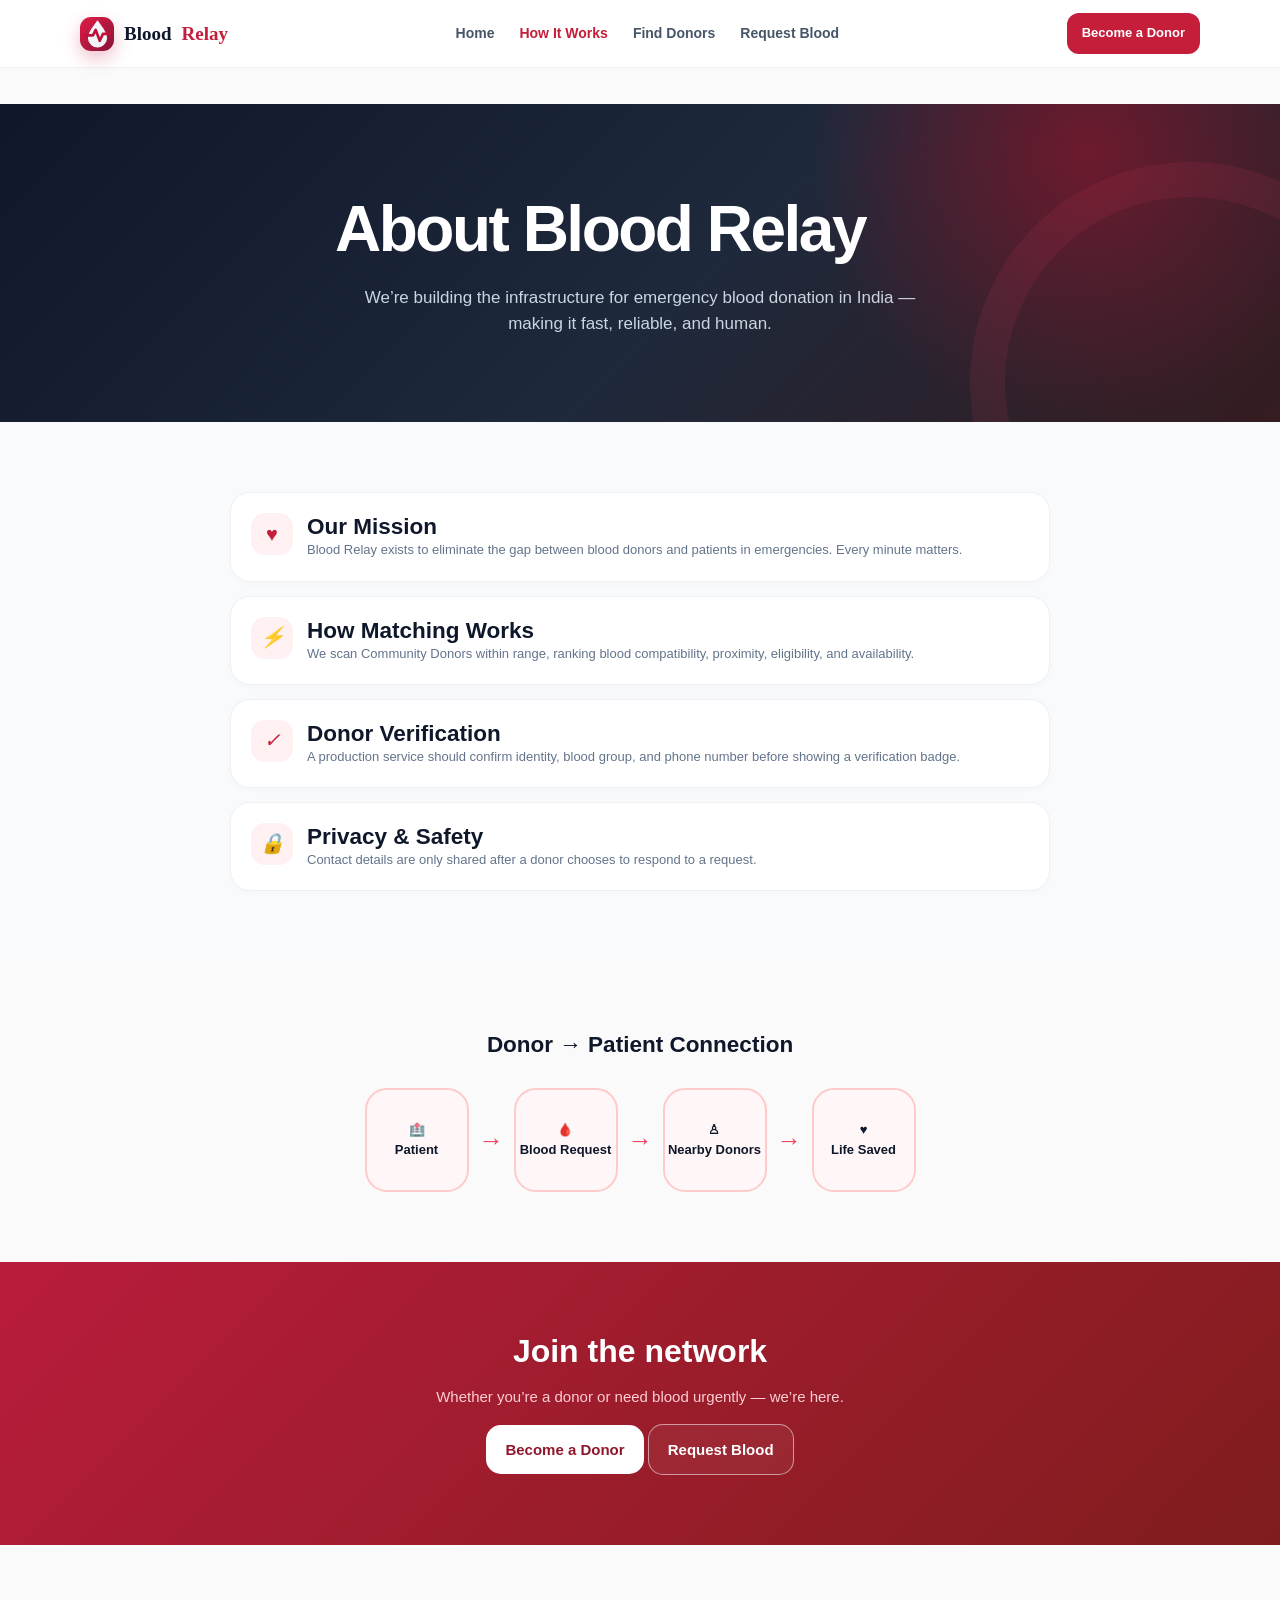
<file: about.html>
<!doctype html>
<html lang="en">
  <head>
    <meta charset="utf-8">
    <meta name="viewport" content="width=device-width,initial-scale=1">
    <link rel="stylesheet" href="about.css">
    <title>
      About Blood Relay
    </title>
  </head>
  <body class="bottom-space">
    <header class="topbar">
      <nav class="container nav">
        <a class="logo" href="index.html">
          <b class="logo-mark">
          </b>
          Blood <span class="red">Relay</span>
        </a>
        <div class="nav-links">
          <a href="index.html">
            Home
          </a>
          <a class="active" href="about.html">
            How It Works
          </a>
          <a href="search.html">
            Find Donors
          </a>
          <a href="request.html">
            Request Blood
          </a>
        </div>
        <a class="nav-action" href="register.html">
          Become a Donor
        </a>
      </nav>
    </header>
    <main class="page">
      <section class="hero" style="padding:70px 0">
        <div class="container" style="text-align:center;max-width:800px">
          <h1>
            About Blood Relay
          </h1>
          <p style="margin:15px auto">
            We’re building the infrastructure for emergency blood donation in India — making it fast, reliable, and human.
          </p>
        </div>
      </section>
      <section class="block offwhite">
        <div class="container" style="max-width:820px">
          <article class="card feature">
            <i class="feature-icon">
              ♥
            </i>
            <div>
              <h2>
                Our Mission
              </h2>
              <p>
              Blood Relay exists to eliminate the gap between blood donors and patients in emergencies. Every minute matters.
              </p>
            </div>
          </article>
          <article class="card feature" style="margin-top:14px">
            <i class="feature-icon">
              ⚡
            </i>
            <div>
              <h2>
                How Matching Works
              </h2>
              <p>
                We scan Community Donors within range, ranking blood compatibility, proximity, eligibility, and availability.
              </p>
            </div>
          </article>
          <article class="card feature" style="margin-top:14px">
            <i class="feature-icon">
              ✓
            </i>
            <div>
              <h2>
                Donor Verification
              </h2>
              <p>
                A production service should confirm identity, blood group, and phone number before showing a verification badge.
              </p>
            </div>
          </article>
          <article class="card feature" style="margin-top:14px">
            <i class="feature-icon">
              🔒
            </i>
            <div>
              <h2>
                Privacy & Safety
              </h2>
              <p>
                Contact details are only shared after a donor chooses to respond to a request.
              </p>
            </div>
          </article>
        </div>
      </section>
      <section class="block">
        <div class="container" style="text-align:center">
          <h2>
            Donor → Patient Connection
          </h2>
          <div class="connection" style="margin-top:30px">
            <div>
              🏥
              <br>
              Patient
            </div>
            <b class="arrow">
              →
            </b>
            <div>
              🩸
              <br>
              Blood Request
            </div>
            <b class="arrow">
              →
            </b>
            <div>
              ♙
              <br>
              Nearby Donors
            </div>
            <b class="arrow">
              →
            </b>
            <div>
              ♥
              <br>
              Life Saved
            </div>
          </div>
        </div>
      </section>
      <section class="cta">
        <div class="container">
          <h2>
            Join the network
          </h2>
          <p>
            Whether you’re a donor or need blood urgently — we’re here.
          </p>
          <a class="btn btn-light" href="register.html">
            Become a Donor
          </a>
          <a class="btn btn-ghost" href="request.html">
            Request Blood
          </a>
        </div>
      </section>
    </main>
    <nav class="mobile-nav">
      <a href="index.html">
        <i>
          ⌂
        </i>
        Home
      </a>
      <a href="request.html">
        <i>
          ♥
        </i>
        Request
      </a>
      <a href="search.html">
        <i>
          ⌕
        </i>
        Search
      </a>
      <a href="notifications.html">
        <i>
          ♧
        </i>
        Alerts
      </a>
      <a href="profile.html">
        <i>
          ♙
        </i>
        Profile
      </a>
    </nav>
  </body>
</html>
</file>
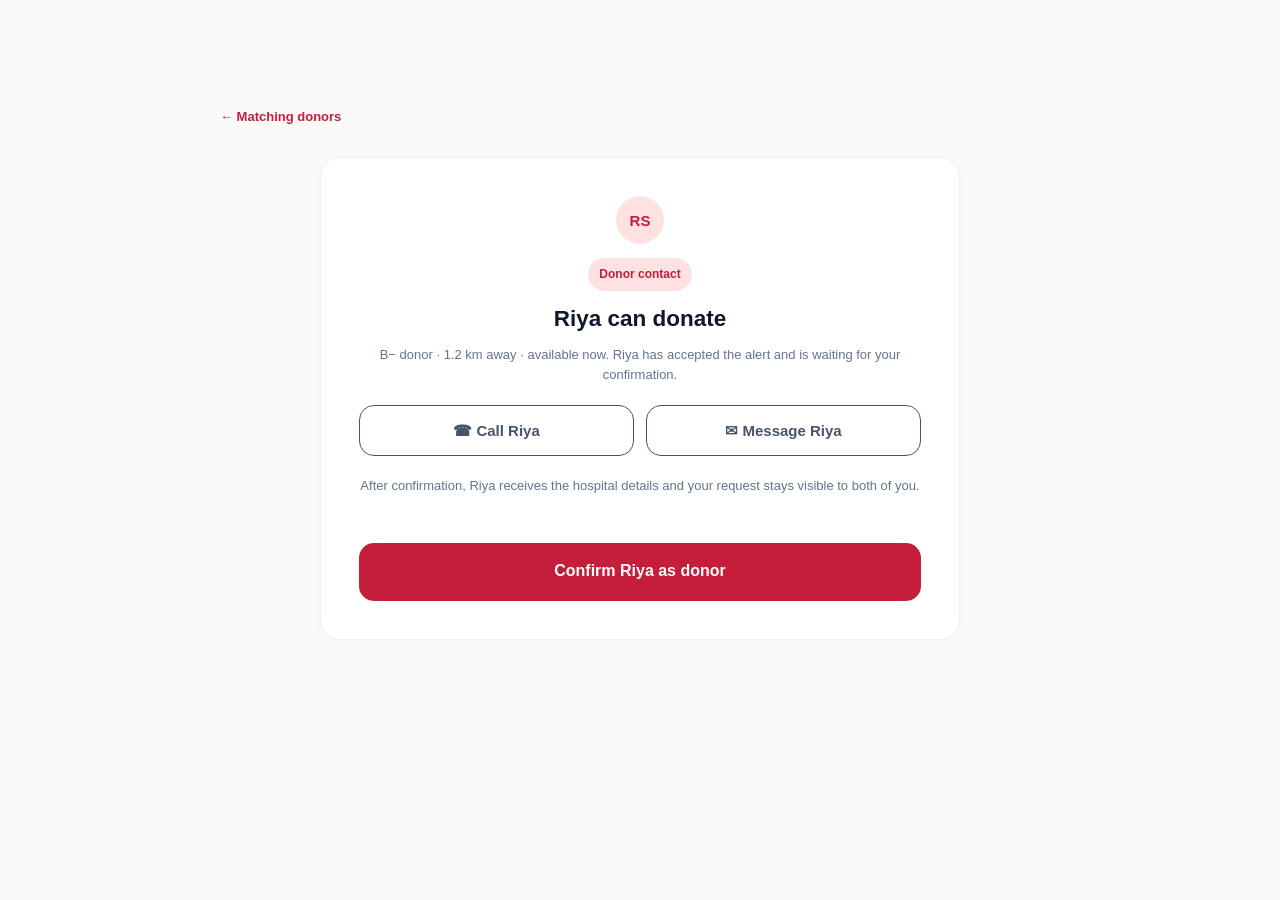
<file: contact-confirm.html>
<!doctype html><html lang="en"><head><meta charset="utf-8"><meta name="viewport" content="width=device-width,initial-scale=1"><link rel="stylesheet" href="contact-confirm.css"><title>Confirm donor | Blood Relay</title></head><body><main class="page"><div class="container flow-shell"><a class="back-link" href="matches.html">← Matching donors</a><section class="card state-card"><div class="match-avatar" style="margin:auto">RS</div><span class="eyebrow" style="margin-top:14px">Donor contact</span><h1 style="margin:14px 0 8px">Riya can donate</h1><p class="muted">B− donor · 1.2 km away · available now. Riya has accepted the alert and is waiting for your confirmation.</p><div class="contact-choices"><a class="btn btn-outline" href="tel:+919876543210">☎ Call Riya</a><a class="btn btn-outline" href="sms:+919876543210">✉ Message Riya</a></div><p class="tap-note">After confirmation, Riya receives the hospital details and your request stays visible to both of you.</p><a class="btn btn-primary flow-primary" href="tracking.html">Confirm Riya as donor</a></section></div></main></body></html>
</file>
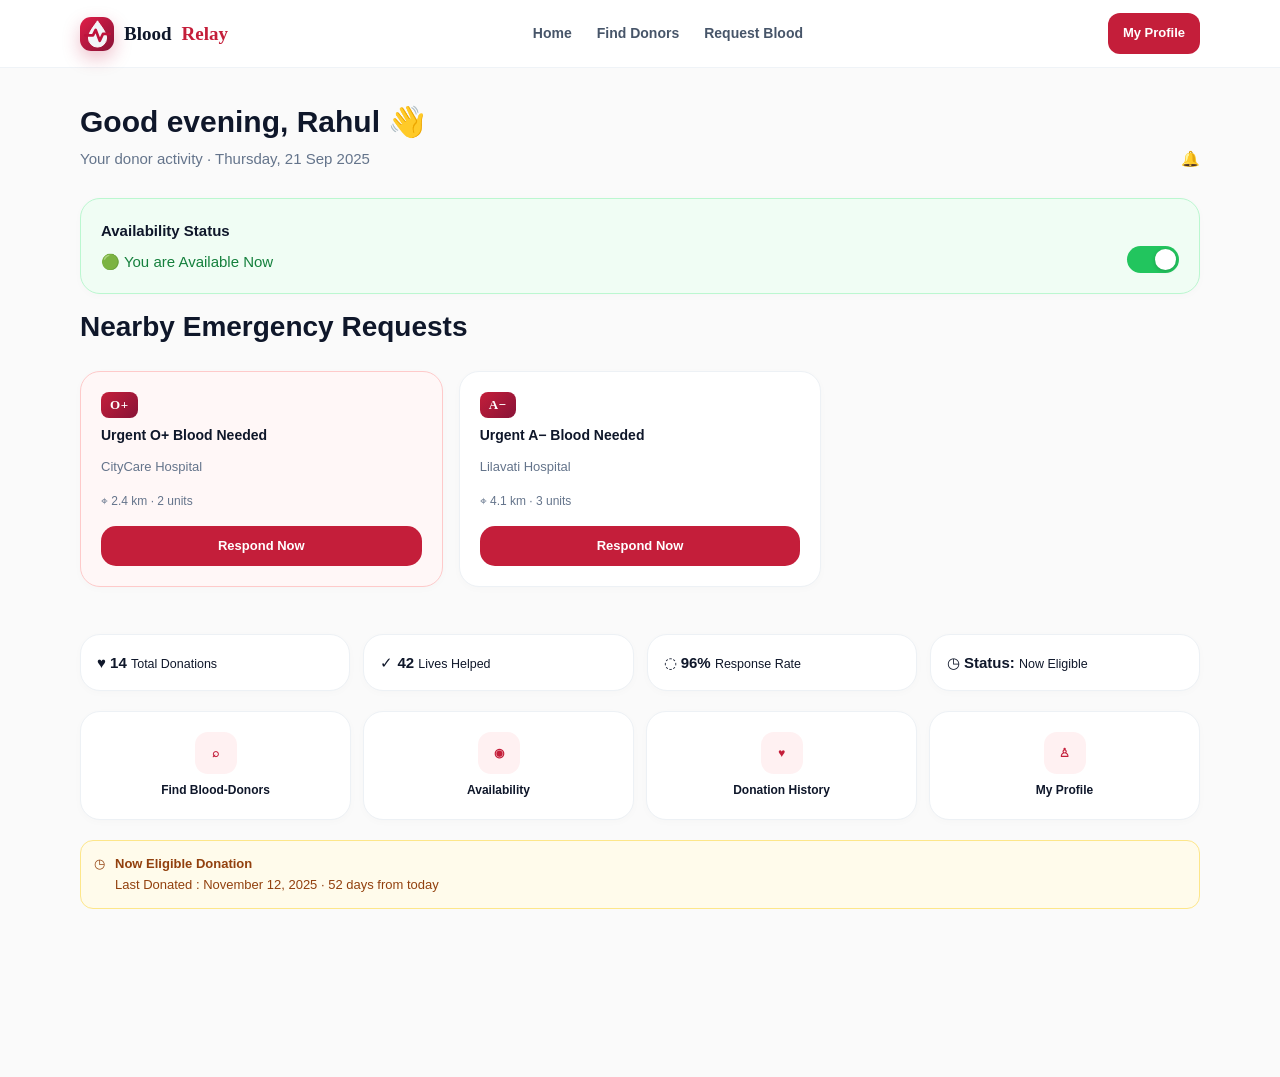
<file: donor-dashboard.html>
<!doctype html>
<html lang="en">
  <head>
    <meta charset="utf-8">
    <meta name="viewport" content="width=device-width,initial-scale=1">
    <link rel="stylesheet" href="donor-dashboard.css">
    <title>
      Donor Dashboard — Blood Relay
    </title>
  </head>
  <body class="bottom-space">
    <header class="topbar">
      <nav class="container nav">
        <a class="logo" href="index.html">
          <b class="logo-mark">
          </b>
          Blood <span class="red">Relay</span>
        </a>
        <div class="nav-links">
          <a href="index.html">
            Home
          </a>
          <a href="search.html">
            Find Donors
          </a>
          <a href="request.html">
            Request Blood
          </a>
        </div>
        <a class="nav-action" href="profile.html">
          My Profile
        </a>
      </nav>
    </header>
    <main class="page">
      <div class="container">
        <div class="section-head">
          <div>
            <h1>
              Good evening, Rahul 👋
            </h1>
            <p>
              Your donor activity · Thursday, 21 Sep 2025
            </p>
          </div>
          <a href="notifications.html">
            🔔
          </a>
        </div>
        <section class="card" style="border-color:#bbf7d0;background:#f0fdf4;margin-bottom:16px">
          <div class="section-head" style="margin:0">
            <div>
              <b>
                Availability Status
              </b>
              <p style="color:#15803d">
                🟢 You are Available Now
              </p>
            </div>
            <label class="switch" aria-label="Availability toggle">
              <input checked type="checkbox">
            </label>
          </div>
        </section>
                <div class="section-head">
          <h2>
            Nearby Emergency Requests
          </h2>
        </div>
        <div class="request-grid">
          <article class="card request-card critical">
            <span class="blood">
              O+
            </span>
            <h3>
              Urgent O+ Blood Needed
            </h3>
            <p class="muted">
              CityCare Hospital
            </p>
            <p class="metadata">
              ⌖ 2.4 km · 2 units
            </p>
            <a class="btn btn-primary" href="emergency.html">
              Respond Now
            </a>
          </article>
          <article class="card request-card">
            <span class="blood">
              A−
            </span>
            <h3>
              Urgent A− Blood Needed
            </h3>
            <p class="muted">
              Lilavati Hospital
            </p>
            <p class="metadata">
              ⌖ 4.1 km · 3 units
            </p>
            <a class="btn btn-primary" href="emergency.html">
              Respond Now
            </a>
          </article>
        </div><br><br>
        <div class="dash-grid">
          <div class="card dash-stat">
            ♥
            <strong>
              14
            </strong>
            <small>
              Total Donations
            </small>
          </div>
          <div class="card dash-stat">
            ✓
            <strong>
              42
            </strong>
            <small>
              Lives Helped
            </small>
          </div>
          <div class="card dash-stat">
            ◌
            <strong>
              96%
            </strong>
            <small>
              Response Rate
            </small>
          </div>
          <div class="card dash-stat">
            ◷
            <strong>
              Status:
            </strong>
            <small>
              Now Eligible
            </small>
          </div>
        </div>
        <section class="quick" style="margin:20px 0">
          <a class="card" href="search.html">
            <i>
              ⌕
            </i>
            Find Blood-Donors
          </a>
          <a class="card" href="profile.html">
            <i>
              ◉
            </i>
            Availability
          </a>
          <a class="card" href="donor-profile.html">
            <i>
              ♥
            </i>
            Donation History
          </a>
          <a class="card" href="profile.html">
            <i>
              ♙
            </i>
            My Profile
          </a>
        </section>
        <section class="notice" style="background:#fffbeb;border-color:#fde68a;color:#92400e;margin-bottom:22px">
          ◷
          <span>
            <b>
              Now Eligible Donation
            </b>
            <br>
            Last Donated : November 12, 2025 · 52 days from today
          </span>
        </section>
      </div>
    </main>

    <nav class="mobile-nav">
      <a href="index.html">
        <i>
          ⌂
        </i>
        Home
      </a>
      <a href="request.html">
        <i>
          ♥
        </i>
        Request
      </a>
      <a href="search.html">
        <i>
          ⌕
        </i>
        Search
      </a>
      <a href="notifications.html">
        <i>
          🔔
        </i>
        Alerts
      </a>
      <a href="profile.html">
        <i>
          ♙
        </i>
        Profile
      </a>
    </nav>
  </body>
</html>
</file>
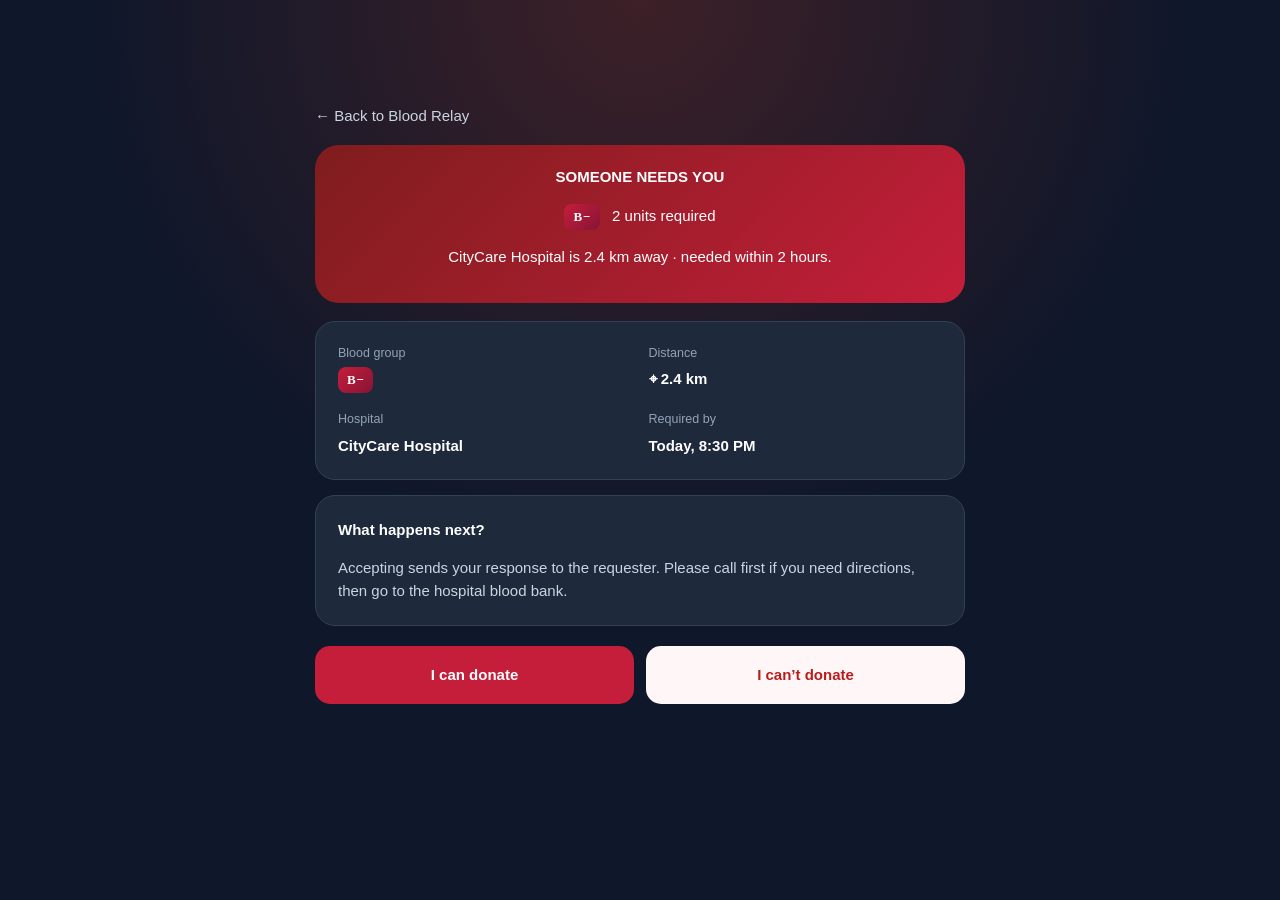
<file: emergency.html>
<!DOCTYPE html>
<html lang="en">

<head>
    <meta charset="UTF-8">
    <meta name="viewport" content="width=device-width, initial-scale=1.0">

    <link rel="stylesheet" href="emergency.css">

    <title>Someone needs you | Blood Relay</title>
</head>

<body class="dark-page">

    <main class="page">

        <div class="container" style="max-width: 650px;">

            <!-- Back Navigation -->
            <a href="index.html" style="color: #cbd5e1;">
                ← Back to Blood Relay
            </a>

            <!-- Emergency Alert Section -->
            <section class="emergency" style="margin: 18px 0;">

                <b>SOMEONE NEEDS YOU</b>

                <p>
                    <span class="blood">B−</span>
                    &nbsp; 2 units required
                </p>

                <p>
                    CityCare Hospital is 2.4 km away ·
                    needed within 2 hours.
                </p>

            </section>

            <!-- Emergency Details Section -->
            <section class="dark-card">

                <div class="detail-grid">

                    <div>
                        <small>Blood group</small>
                        <span class="blood">B−</span>
                    </div>

                    <div>
                        <small>Distance</small>
                        <b>⌖ 2.4 km</b>
                    </div>

                    <div>
                        <small>Hospital</small>
                        <b>CityCare Hospital</b>
                    </div>

                    <div>
                        <small>Required by</small>
                        <b>Today, 8:30 PM</b>
                    </div>

                </div>

            </section>

            <!-- Next Steps Information -->
            <section class="dark-card" style="margin-top: 15px;">

                <b>What happens next?</b>

                <p style="color: #cbd5e1; margin-bottom: 0;">
                    Accepting sends your response to the requester.
                    Please call first if you need directions, then go
                    to the hospital blood bank.
                </p>

            </section>

            <!-- Donor Response Actions -->
            <div class="alert-actions">

                <a class="btn btn-primary" href="donor-dashboard.html">
                    I can donate
                </a>

                <a class="btn decline" href="donor-dashboard.html">
                    I can’t donate
                </a>

            </div>

        </div>

    </main>

</body>

</html>
</file>
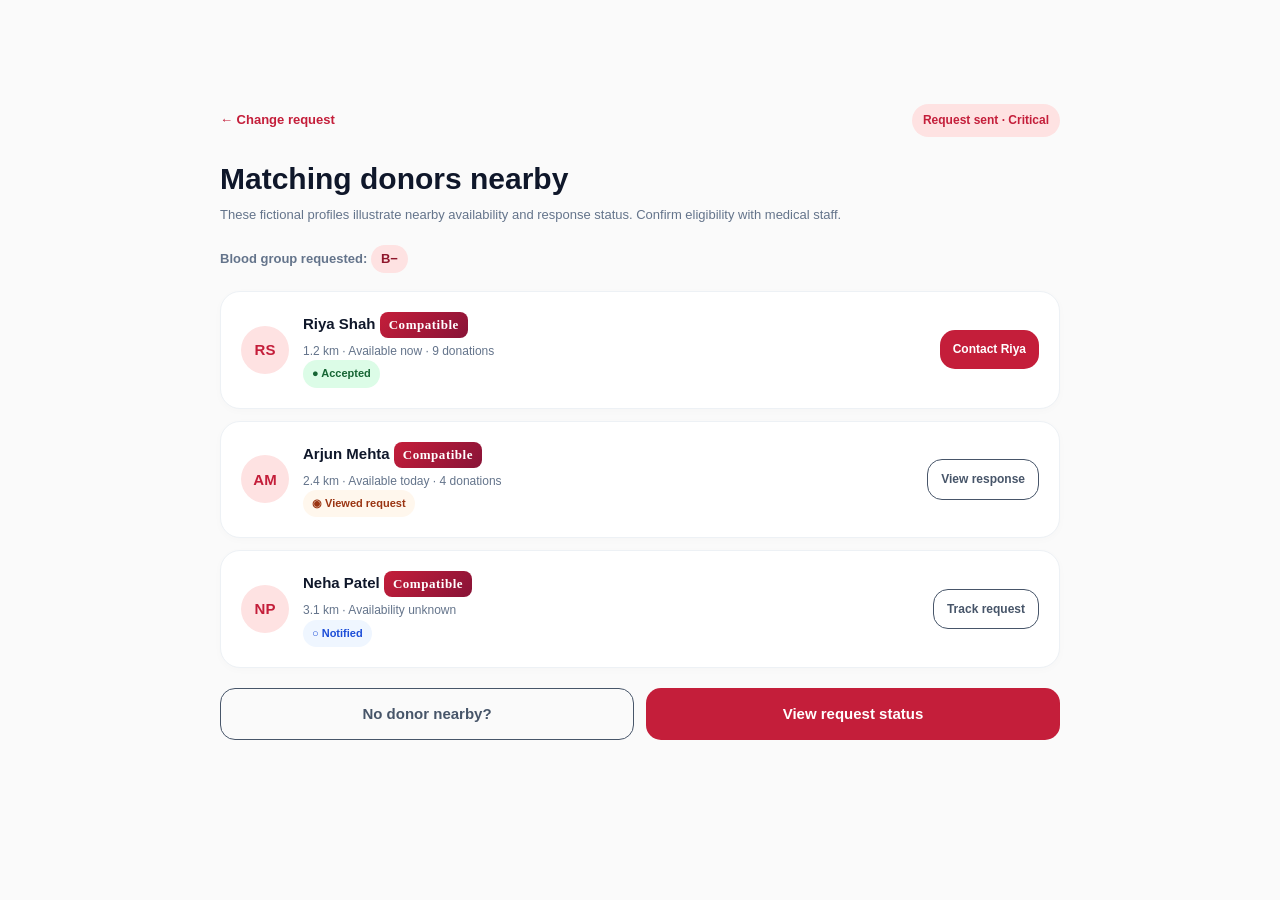
<file: matches.html>
<!DOCTYPE html>
<html lang="en">

<head>

    <!-- Character Encoding -->
    <meta charset="UTF-8">

    <!-- Responsive Design -->
    <meta name="viewport" content="width=device-width, initial-scale=1.0">

    <!-- CSS File -->
    <link rel="stylesheet" href="matches.css">

    <!-- Page Title -->
    <title>Matching donors | Blood Relay</title>

</head>

<body>

    <main class="page">

        <div class="container flow-shell">

            <!-- Header Section -->
            <div class="flow-header">

                <!-- Change Request Link -->
                <a class="back-link" href="quick-request.html">
                    ← Change request
                </a>

                <!-- Request Status -->
                <span class="eyebrow">
                    Request sent · Critical
                </span>

            </div>


            <!-- Page Heading -->
            <h1>
                Matching donors nearby
            </h1>


            <!-- Information Note -->
            <p class="tap-note">
                These fictional profiles illustrate nearby availability
                and response status. Confirm eligibility with medical staff.
            </p>


            <!-- Requested Blood Group -->
            <p class="request-group-line">

                Blood group requested:

                <!-- Default Blood Group -->
                <span class="request-group-option request-group-default">
                    B−
                </span>

                <!-- Other Blood Groups -->
                <span class="request-group-option" id="match-aplus">
                    A+
                </span>

                <span class="request-group-option" id="match-aminus">
                    A−
                </span>

                <span class="request-group-option" id="match-bplus">
                    B+
                </span>

                <span class="request-group-option" id="match-bminus">
                    B−
                </span>

                <span class="request-group-option" id="match-abplus">
                    AB+
                </span>

                <span class="request-group-option" id="match-abminus">
                    AB−
                </span>

                <span class="request-group-option" id="match-oplus">
                    O+
                </span>

                <span class="request-group-option" id="match-ominus">
                    O−
                </span>

            </p>


            <!-- Donor List -->
            <section class="donor-list">


                <!-- Donor 1: Riya Shah -->
                <article class="card match-card">

                    <!-- Donor Initials -->
                    <div class="match-avatar">
                        RS
                    </div>

                    <!-- Donor Information -->
                    <div>

                        <h3>
                            Riya Shah

                            <span class="blood">
                                Compatible
                            </span>
                        </h3>

                        <p>
                            1.2 km · Available now · 9 donations
                        </p>

                        <!-- Response Status -->
                        <span class="response-status accepted">
                            ● Accepted
                        </span>

                    </div>

                    <!-- Contact Button -->
                    <a class="btn btn-primary" href="contact-confirm.html">
                        Contact Riya
                    </a>

                </article>


                <!-- Donor 2: Arjun Mehta -->
                <article class="card match-card">

                    <!-- Donor Initials -->
                    <div class="match-avatar">
                        AM
                    </div>

                    <!-- Donor Information -->
                    <div>

                        <h3>
                            Arjun Mehta

                            <span class="blood">
                                Compatible
                            </span>
                        </h3>

                        <p>
                            2.4 km · Available today · 4 donations
                        </p>

                        <!-- Response Status -->
                        <span class="response-status viewed">
                            ◉ Viewed request
                        </span>

                    </div>

                    <!-- View Response Button -->
                    <a class="btn btn-outline" href="state-donor-declined.html">
                        View response
                    </a>

                </article>


                <!-- Donor 3: Neha Patel -->
                <article class="card match-card">

                    <!-- Donor Initials -->
                    <div class="match-avatar">
                        NP
                    </div>

                    <!-- Donor Information -->
                    <div>

                        <h3>
                            Neha Patel

                            <span class="blood">
                                Compatible
                            </span>
                        </h3>

                        <p>
                            3.1 km · Availability unknown
                        </p>

                        <!-- Response Status -->
                        <span class="response-status">
                            ○ Notified
                        </span>

                    </div>

                    <!-- Track Request Button -->
                    <a class="btn btn-outline" href="tracking.html">
                        Track request
                    </a>

                </article>


            </section>


            <!-- Bottom Action Buttons -->
            <div class="edge-actions">

                <!-- No Donor Nearby -->
                <a class="btn btn-outline" href="state-no-donor.html">
                    No donor nearby?
                </a>

                <!-- View Request Status -->
                <a class="btn btn-primary" href="tracking.html">
                    View request status
                </a>

            </div>


        </div>

    </main>

</body>

</html>
</file>
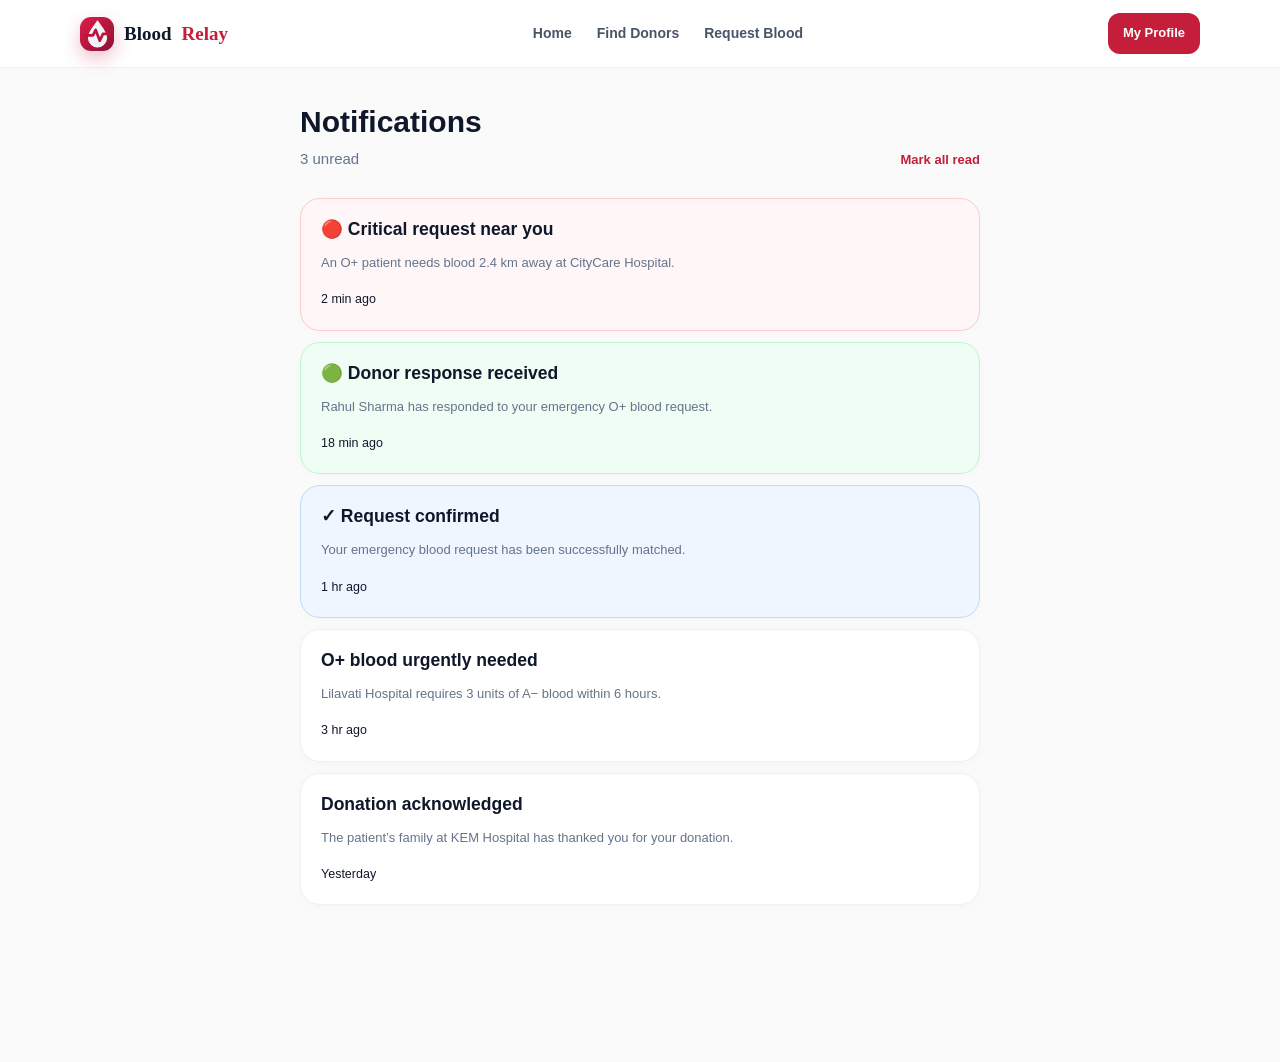
<file: notifications.html>
<!doctype html>
<html lang="en">
  <head>
    <meta charset="utf-8">
    <meta name="viewport" content="width=device-width,initial-scale=1">
    <link rel="stylesheet" href="notifications.css">
    <title>
      Notifications — Blood Relay
    </title>
  </head>
  <body class="bottom-space">
    <header class="topbar">
      <nav class="container nav">
        <a class="logo" href="index.html">
          <b class="logo-mark">
          </b>
          Blood <span class="red">Relay</span>
        </a>
        <div class="nav-links">
          <a href="index.html">
            Home
          </a>
          <a href="search.html">
            Find Donors
          </a>
          <a href="request.html">
            Request Blood
          </a>
        </div>
        <a class="nav-action" href="profile.html">
          My Profile
        </a>
      </nav>
    </header>
    <main class="page">
      <div class="container" style="max-width:680px">
        <div class="section-head">
          <div>
            <h1>
              Notifications
            </h1>
            <p>
              3 unread
            </p>
          </div>
          <a class="text-link" href="#read">
            Mark all read
          </a>
        </div>
        <div id="read">
          <article class="card" style="border-color:#fecaca;background:#fff7f7;margin:11px 0">
            <h3>
              🔴 Critical request near you
            </h3>
            <p class="muted">
              An O+ patient needs blood 2.4 km away at CityCare Hospital.
            </p>
            <small>
              2 min ago
            </small>
          </article>
          <article class="card" style="border-color:#bbf7d0;background:#f0fdf4;margin:11px 0">
            <h3>
              🟢 Donor response received
            </h3>
            <p class="muted">
              Rahul Sharma has responded to your emergency O+ blood request.
            </p>
            <small>
              18 min ago
            </small>
          </article>
          <article class="card" style="border-color:#bfdbfe;background:#eff6ff;margin:11px 0">
            <h3>
              ✓ Request confirmed
            </h3>
            <p class="muted">
              Your emergency blood request has been successfully matched.
            </p>
            <small>
              1 hr ago
            </small>
          </article>
          <article class="card" style="margin:11px 0">
            <h3>
              O+ blood urgently needed
            </h3>
            <p class="muted">
              Lilavati Hospital requires 3 units of A− blood within 6 hours.
            </p>
            <small>
              3 hr ago
            </small>
          </article>
          <article class="card" style="margin:11px 0">
            <h3>
              Donation acknowledged
            </h3>
            <p class="muted">
              The patient’s family at KEM Hospital has thanked you for your donation.
            </p>
            <small>
              Yesterday
            </small>
          </article>
        </div>
      </div>
    </main>
    <nav class="mobile-nav">
      <a href="index.html">
        <i>
          ⌂
        </i>
        Home
      </a>
      <a href="request.html">
        <i>
          ♥
        </i>
        Request
      </a>
      <a href="search.html">
        <i>
          ⌕
        </i>
        Search
      </a>
      <a href="notifications.html">
        <i>
          ♧
        </i>
        Alerts
      </a>
      <a href="profile.html">
        <i>
          ♙
        </i>
        Profile
      </a>
    </nav>
  </body>
</html>
</file>
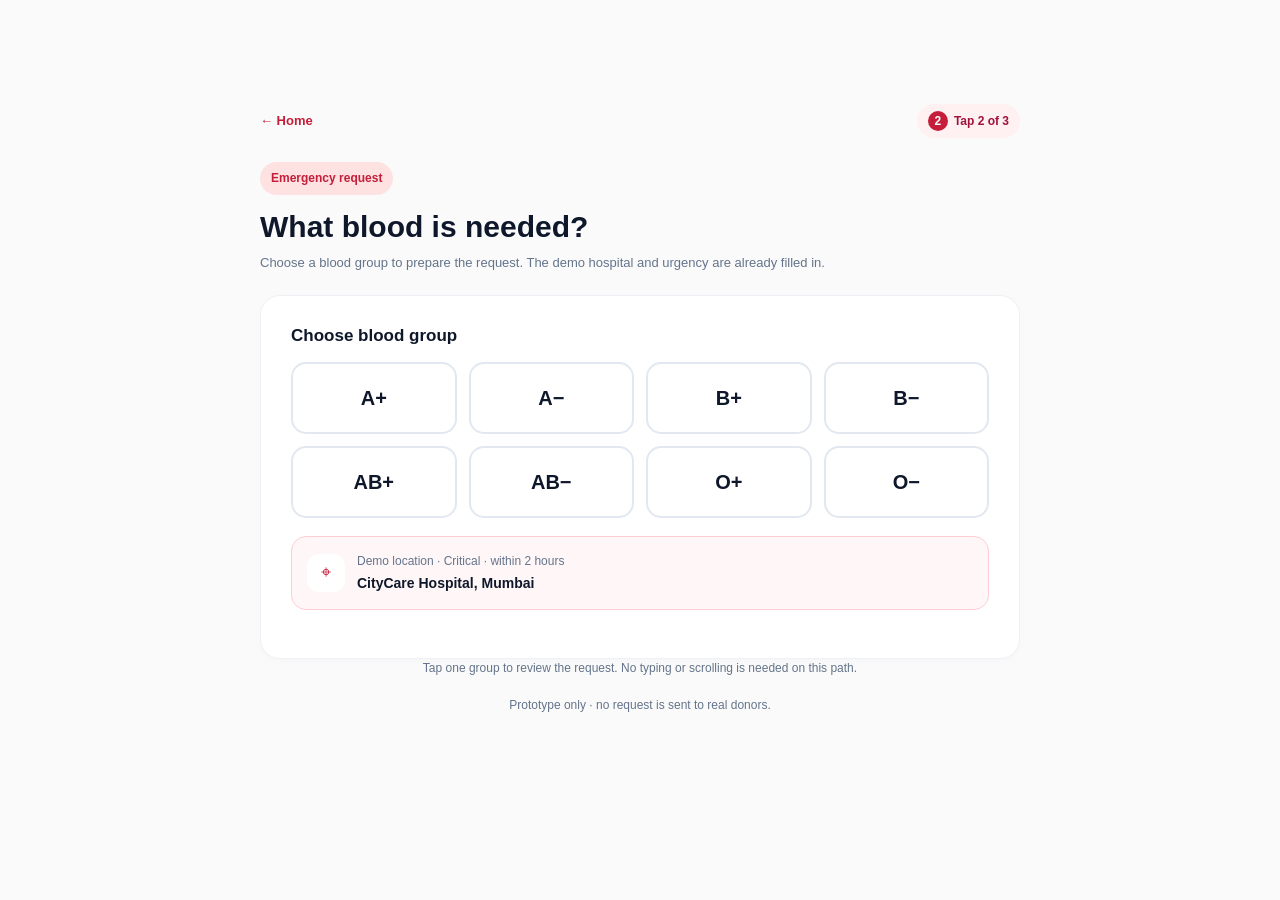
<file: quick-request.html>
<!doctype html>
<html lang="en">
<head>
  <meta charset="utf-8">
  <meta name="viewport" content="width=device-width,initial-scale=1">
  <link rel="stylesheet" href="quick-request.css">
  <title>Emergency request | Blood Relay</title>
</head>
<body>
  <main class="page quick-page">
    <div class="container flow-shell">
      <div class="flow-header">
        <a class="back-link" href="index.html">← Home</a>
        <span class="tap-count"><b>2</b> Tap 2 of 3</span>
      </div>
      <span class="eyebrow">Emergency request</span>
      <h1>What blood is needed?</h1>
      <p class="tap-note">Choose a blood group to prepare the request. The demo hospital and urgency are already filled in.</p>
      <section class="card flow-card" aria-labelledby="blood-group-heading">
        <h2 id="blood-group-heading" class="choice-heading">Choose blood group</h2>
        <div class="quick-options" aria-label="Blood group options">
          <a href="request-ready.html#blood-aplus" aria-label="Choose A positive">A+</a>
          <a href="request-ready.html#blood-aminus" aria-label="Choose A negative">A−</a>
          <a href="request-ready.html#blood-bplus" aria-label="Choose B positive">B+</a>
          <a href="request-ready.html#blood-bminus" aria-label="Choose B negative">B−</a>
          <a href="request-ready.html#blood-abplus" aria-label="Choose AB positive">AB+</a>
          <a href="request-ready.html#blood-abminus" aria-label="Choose AB negative">AB−</a>
          <a href="request-ready.html#blood-oplus" aria-label="Choose O positive">O+</a>
          <a href="request-ready.html#blood-ominus" aria-label="Choose O negative">O−</a>
        </div>
        <div class="request-location">
          <i aria-hidden="true">⌖</i>
          <div><small>Demo location · Critical · within 2 hours</small><b>CityCare Hospital, Mumbai</b></div>
        </div>
      </section>
      <p class="screen-caption">Tap one group to review the request. No typing or scrolling is needed on this path.</p>
      <p class="demo-note">Prototype only · no request is sent to real donors.</p>
    </div>
  </main>
</body>
</html>
</file>
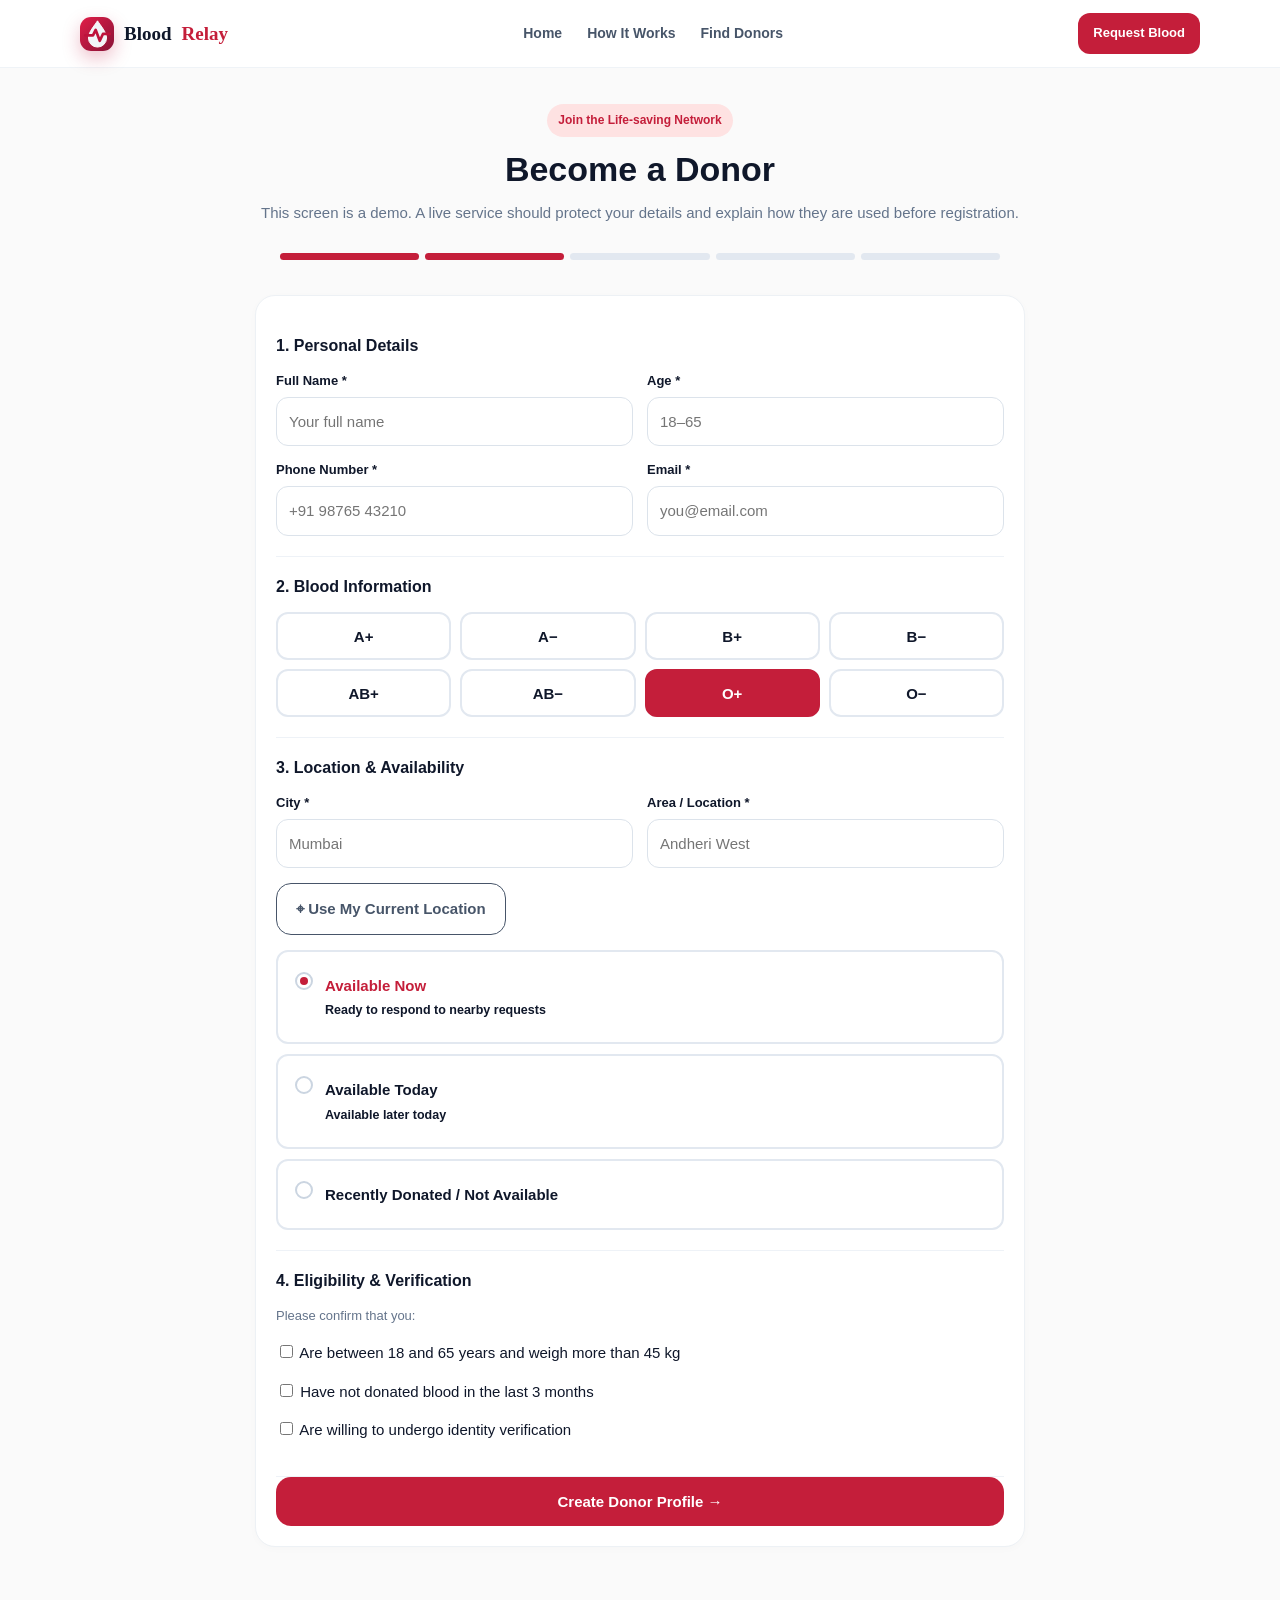
<file: register.html>
<!doctype html>
<html lang="en">
  <head>
    <meta charset="utf-8">
    <meta name="viewport" content="width=device-width,initial-scale=1">
    <link rel="stylesheet" href="register.css">
    <title>
      Become a Donor — Blood Relay
    </title>
  </head>
  <body class="bottom-space">
    <header class="topbar">
      <nav class="container nav">
        <a class="logo" href="index.html">
          <b class="logo-mark">
          </b>
          Blood <span class="red">Relay</span>
        </a>
        <div class="nav-links">
          <a href="index.html">
            Home
          </a>
          <a href="about.html">
            How It Works
          </a>
          <a href="search.html">
            Find Donors
          </a>
        </div>
        <a class="nav-action" href="request.html">
          Request Blood
        </a>
      </nav>
    </header>
    <main class="page">
      <div class="container">
        <div class="title">
          <span class="eyebrow">
            Join the Life-saving Network
          </span>
          <h1>
            Become a Donor
          </h1>
          <p>
            This screen is a demo. A live service should protect your details and explain how they are used before registration.
          </p>
        </div>
        <div class="progress" aria-label="Registration progress">
          <span class="active">
          </span>
          <span class="active">
          </span>
          <span>
          </span>
          <span>
          </span>
          <span>
          </span>
        </div>
        <form class="card form-card" action="donor-dashboard.html">
          <div class="form-section">
            <h3>
              1. Personal Details
            </h3>
            <div class="fields">
              <div class="field">
                <label>
                  Full Name *
                </label>
                <input required placeholder="Your full name">
              </div>
              <div class="field">
                <label>
                  Age *
                </label>
                <input required type="number" min="18" placeholder="18–65">
              </div>
              <div class="field">
                <label>
                  Phone Number *
                </label>
                <input required type="tel" placeholder="+91 98765 43210">
              </div>
              <div class="field">
                <label>
                  Email *
                </label>
                <input required type="email" placeholder="you@email.com">
              </div>
            </div>
          </div>
          <div class="form-section">
            <h3>
              2. Blood Information
            </h3>
            <div class="group-choice">
              <label>
                <input type="radio" name="bg">
                <span>
                  A+
                </span>
              </label>
              <label>
                <input type="radio" name="bg">
                <span>
                  A−
                </span>
              </label>
              <label>
                <input type="radio" name="bg">
                <span>
                  B+
                </span>
              </label>
              <label>
                <input type="radio" name="bg">
                <span>
                  B−
                </span>
              </label>
              <label>
                <input type="radio" name="bg">
                <span>
                  AB+
                </span>
              </label>
              <label>
                <input type="radio" name="bg">
                <span>
                  AB−
                </span>
              </label>
              <label>
                <input checked type="radio" name="bg">
                <span>
                  O+
                </span>
              </label>
              <label>
                <input type="radio" name="bg">
                <span>
                  O−
                </span>
              </label>
            </div>
          </div>
          <div class="form-section">
            <h3>
              3. Location & Availability
            </h3>
            <div class="fields">
              <div class="field">
                <label>
                  City *
                </label>
                <input placeholder="Mumbai">
              </div>
              <div class="field">
                <label>
                  Area / Location *
                </label>
                <input placeholder="Andheri West">
              </div>
            </div>
            <p>
              <button type="button" class="btn btn-outline">
                ⌖ Use My Current Location
              </button>
            </p>
            <div class="urgency">
              <label>
                <input checked name="available" type="radio">
                <b>
                  Available Now
                </b>
                <br>
                <small>
                  Ready to respond to nearby requests
                </small>
              </label>
              <label>
                <input name="available" type="radio">
                <b>
                  Available Today
                </b>
                <br>
                <small>
                  Available later today
                </small>
              </label>
              <label>
                <input name="available" type="radio">
                <b>
                  Recently Donated / Not Available
                </b>
              </label>
            </div>
          </div>
          <div class="form-section">
            <h3>
              4. Eligibility & Verification
            </h3>
            <p class="muted">
              Please confirm that you:
            </p>
            <p>
              <label>
                <input required type="checkbox">
                Are between 18 and 65 years and weigh more than 45 kg
              </label>
            </p>
            <p>
              <label>
                <input required type="checkbox">
                Have not donated blood in the last 3 months
              </label>
            </p>
            <p>
              <label>
                <input required type="checkbox">
                Are willing to undergo identity verification
              </label>
            </p>
          </div>
          <button class="btn btn-primary" style="width:100%">
            Create Donor Profile →
          </button>
        </form>
      </div>
    </main>
    <nav class="mobile-nav">
      <a href="index.html">
        <i>
          ⌂
        </i>
        Home
      </a>
      <a href="request.html">
        <i>
          ♥
        </i>
        Request
      </a>
      <a href="search.html">
        <i>
          ⌕
        </i>
        Search
      </a>
      <a href="notifications.html">
        <i>
          ♧
        </i>
        Alerts
      </a>
      <a href="profile.html">
        <i>
          ♙
        </i>
        Profile
      </a>
    </nav>
  </body>
</html>
</file>
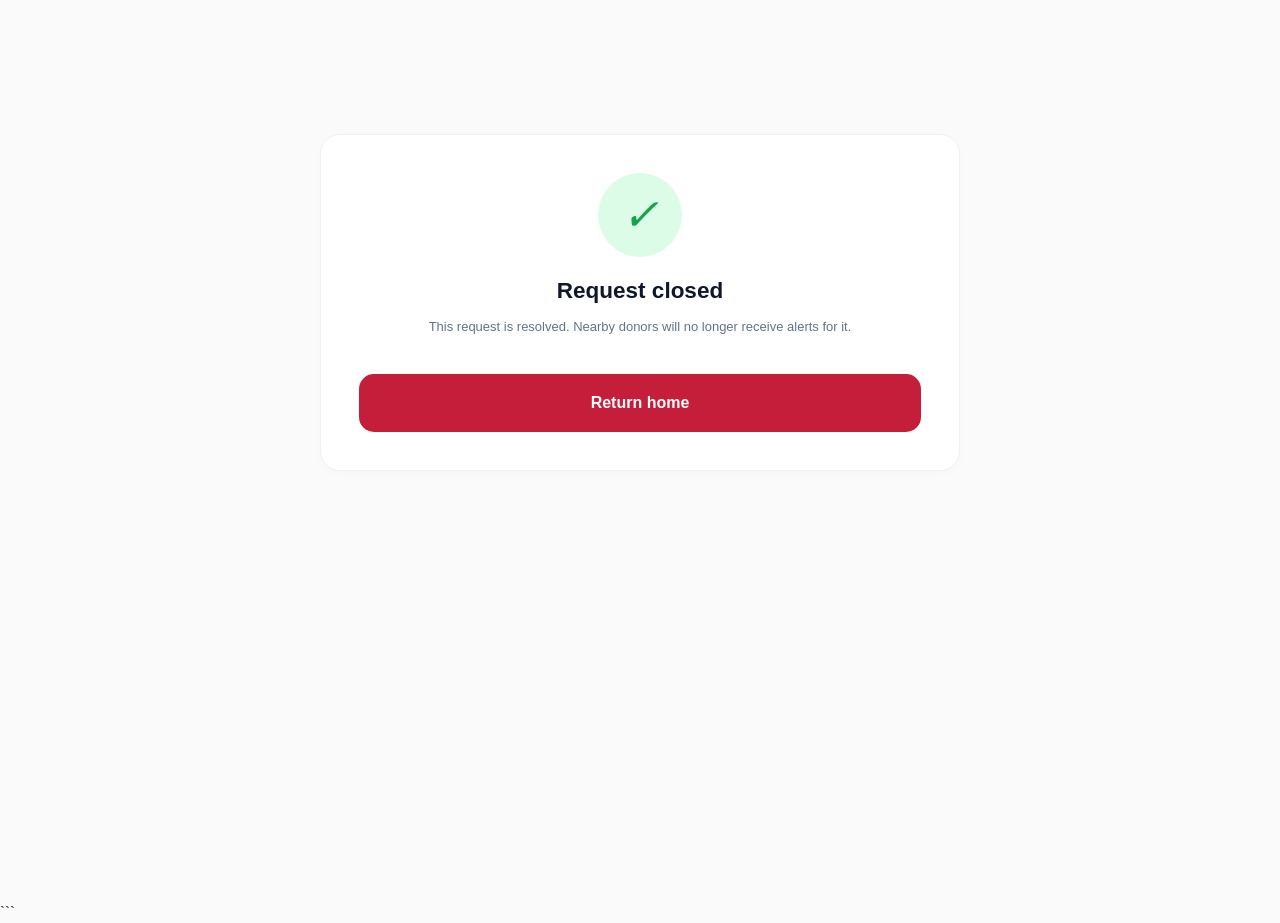
<file: request-closed.html>
<!DOCTYPE html>
<html lang="en">

<head>
    <!-- Basic page settings -->
    <meta charset="UTF-8">

    <!-- Makes the page responsive on mobile devices -->
    <meta name="viewport" content="width=device-width, initial-scale=1.0">

    <!-- Connect the CSS file -->
    <link rel="stylesheet" href="request-closed.css">

    <!-- Text shown in the browser tab -->
    <title>Request Closed | Blood Relay</title>
</head>

<body>

    <!-- Main content of the page -->
    <main class="page">

        <!-- Main container for the page content -->
        <div class="container flow-shell">

            <!-- Card showing that the blood request has been closed -->
            <section class="card state-card">

                <!-- Success checkmark icon -->
                <i class="success-icon">✓</i>

                <!-- Page heading -->
                <h1>Request closed</h1>

                <!-- Message explaining the status -->
                <p class="muted">
                    This request is resolved.
                    Nearby donors will no longer receive alerts for it.
                </p>

                <!-- Button to return to the home page -->
                <a class="btn btn-primary flow-primary" href="index.html">
                    Return home
                </a>

            </section>

        </div>

    </main>

</body>
</html>
```
</file>
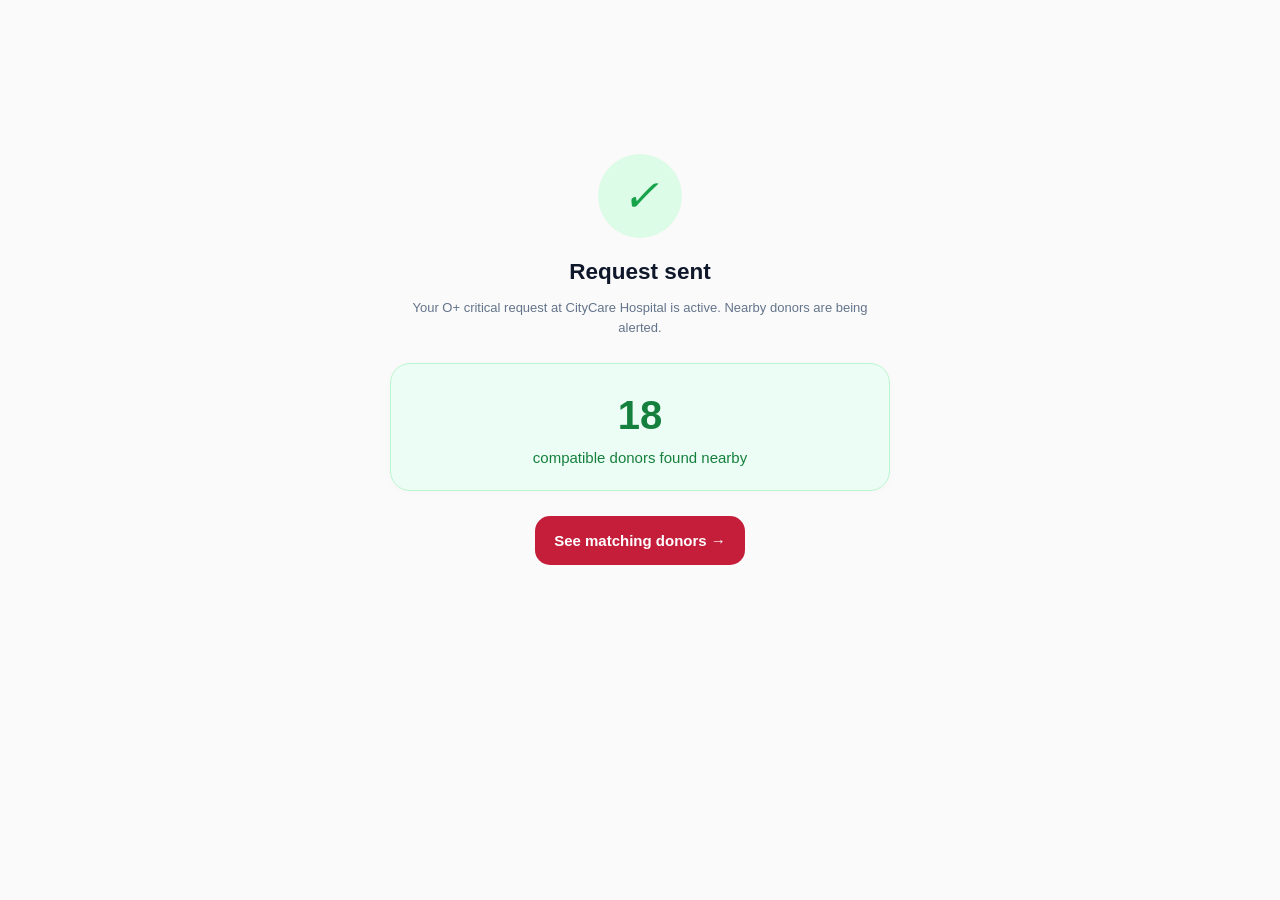
<file: request-created.html>
<!doctype html>
<html lang="en">
  <head>
    <meta charset="utf-8">
    <meta name="viewport" content="width=device-width,initial-scale=1">
    <link rel="stylesheet" href="request-created.css">
    <title>
      Request Created — Blood Relay
    </title>
  </head>
  <body>
    <main class="page">
      <section class="success">
        <i class="success-icon">
          ✓
        </i>
        <h1>
          Request sent
        </h1>
        <p class="muted">
          Your O+ critical request at CityCare Hospital is active. Nearby donors are being alerted.
        </p>
        <div class="card" style="margin:25px 0;background:#ecfdf5;border-color:#bbf7d0">
          <strong style="font-size:40px;color:#15803d">
            18
          </strong>
          <br>
          <span style="color:#15803d">
            compatible donors found nearby
          </span>
        </div>
        <a class="btn btn-primary" href="matches.html">
          See matching donors →
        </a>
      </section>
    </main>
  </body>
</html>
</file>
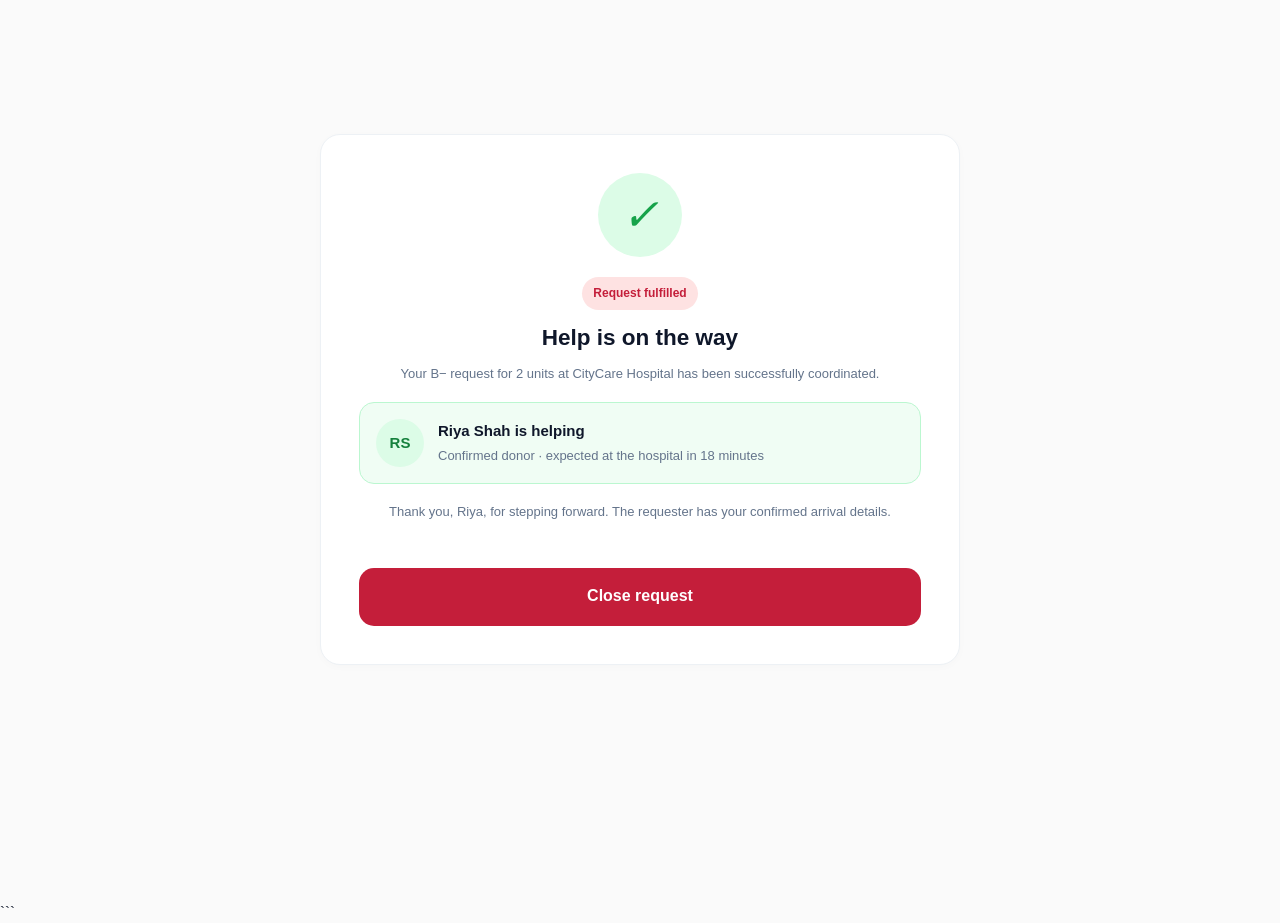
<file: request-fulfilled.html>
<!DOCTYPE html>
<html lang="en">

<head>

    <!-- Character encoding for the webpage -->
    <meta charset="UTF-8">

    <!-- Makes the webpage responsive on mobile, tablet, and desktop -->
    <meta name="viewport" content="width=device-width, initial-scale=1.0">

    <!-- Connect the CSS file used to style this page -->
    <link rel="stylesheet" href="request-fulfilled.css">

    <!-- Title displayed in the browser tab -->
    <title>Request Fulfilled | Blood Relay</title>

</head>

<body>

    <!-- Main section of the webpage -->
    <main class="page">

        <!-- Container that keeps the content centered -->
        <div class="container flow-shell">

            <!-- Card containing the request fulfilled information -->
            <section class="card state-card">

                <!-- Success checkmark icon -->
                <i class="success-icon">✓</i>

                <!-- Small label showing the request status -->
                <span class="eyebrow">
                    Request fulfilled
                </span>

                <!-- Main heading -->
                <h1 style="margin: 14px 0 8px;">
                    Help is on the way
                </h1>

                <!-- Message about the blood request -->
                <p class="muted">
                    Your B− request for 2 units at CityCare Hospital
                    has been successfully coordinated.
                </p>

                <!-- Information about the donor -->
                <div class="fulfilled-person">

                    <!-- Donor's initials displayed as an avatar -->
                    <div class="match-avatar">
                        RS
                    </div>

                    <!-- Donor information -->
                    <div>

                        <!-- Donor's name -->
                        <b>
                            Riya Shah is helping
                        </b>

                        <br>

                        <!-- Donor confirmation and arrival information -->
                        <small class="muted">
                            Confirmed donor · expected at the hospital
                            in 18 minutes
                        </small>

                    </div>

                </div>

                <!-- Thank-you message -->
                <p class="tap-note">
                    Thank you, Riya, for stepping forward.
                    The requester has your confirmed arrival details.
                </p>

                <!-- Button to close the blood request -->
                <a
                    class="btn btn-primary flow-primary"
                    href="request-closed.html"
                >
                    Close request
                </a>

            </section>

        </div>

    </main>

</body>

</html>
```
</file>
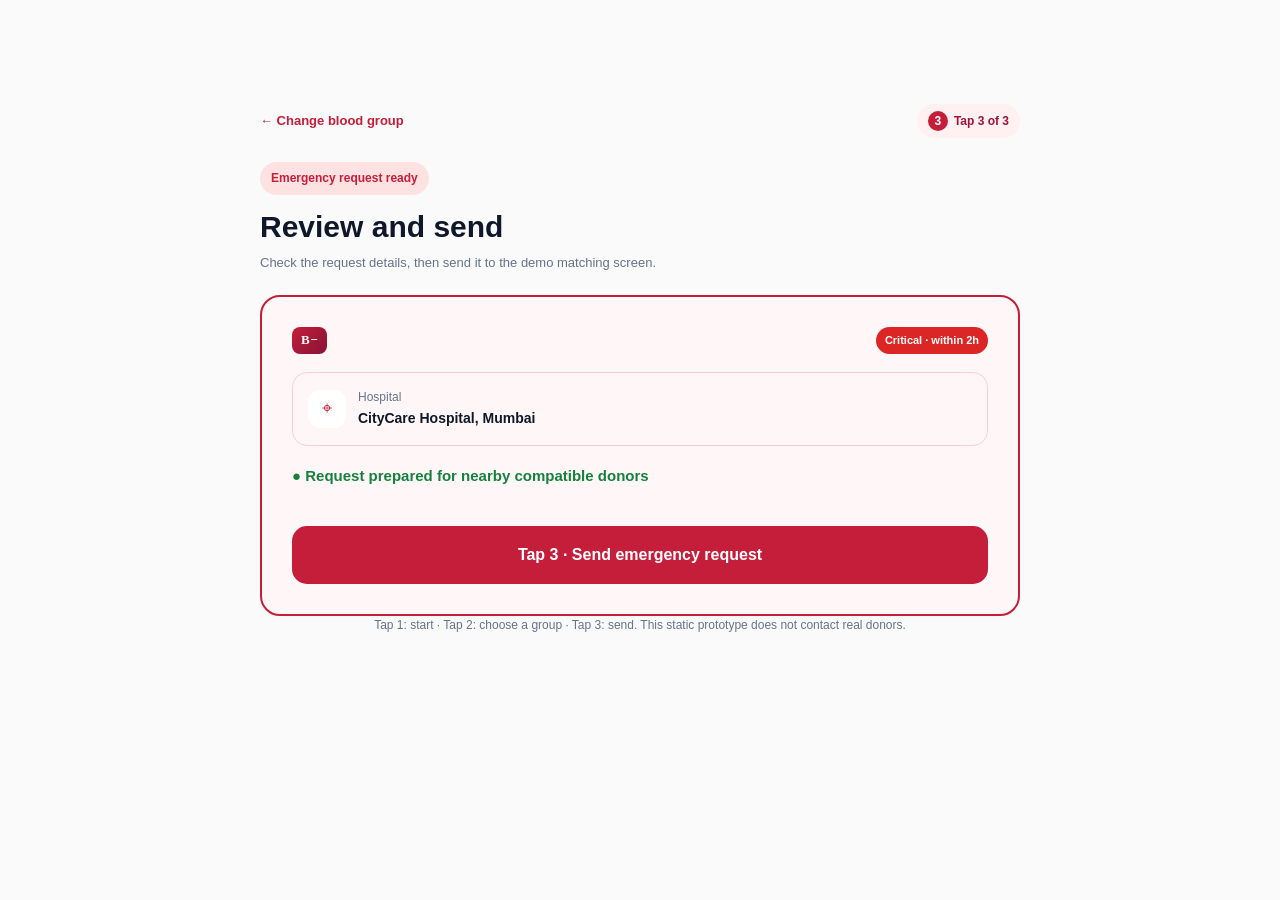
<file: request-ready.html>
<!doctype html>
<html lang="en">
<head>
  <meta charset="utf-8">
  <meta name="viewport" content="width=device-width,initial-scale=1">
  <link rel="stylesheet" href="request-ready.css">
  <title>Review emergency request | Blood Relay</title>
</head>
<body>
  <main class="page quick-page">
    <div class="container flow-shell">
      <div class="flow-header"><a class="back-link" href="quick-request.html">← Change blood group</a><span class="tap-count"><b>3</b> Tap 3 of 3</span></div>
      <span class="eyebrow">Emergency request ready</span>
      <h1>Review and send</h1>
      <p class="tap-note">Check the request details, then send it to the demo matching screen.</p>
      <section class="card flow-card request-ready request-choice" id="blood-aplus" aria-label="A+ request ready">
        <div class="request-top"><span class="blood">A+</span><span class="tag critical">Critical · within 2h</span></div>
        <div class="request-location"><i aria-hidden="true">⌖</i><div><small>Hospital</small><b>CityCare Hospital, Mumbai</b></div></div>
        <p class="ready-dot">● Request prepared for nearby compatible donors</p>
        <a class="btn btn-primary flow-primary" href="matches.html#match-aplus">Tap 3 · Send emergency request</a>
      </section>
      <section class="card flow-card request-ready request-choice" id="blood-aminus" aria-label="A− request ready">
        <div class="request-top"><span class="blood">A−</span><span class="tag critical">Critical · within 2h</span></div>
        <div class="request-location"><i aria-hidden="true">⌖</i><div><small>Hospital</small><b>CityCare Hospital, Mumbai</b></div></div>
        <p class="ready-dot">● Request prepared for nearby compatible donors</p>
        <a class="btn btn-primary flow-primary" href="matches.html#match-aminus">Tap 3 · Send emergency request</a>
      </section>
      <section class="card flow-card request-ready request-choice" id="blood-bplus" aria-label="B+ request ready">
        <div class="request-top"><span class="blood">B+</span><span class="tag critical">Critical · within 2h</span></div>
        <div class="request-location"><i aria-hidden="true">⌖</i><div><small>Hospital</small><b>CityCare Hospital, Mumbai</b></div></div>
        <p class="ready-dot">● Request prepared for nearby compatible donors</p>
        <a class="btn btn-primary flow-primary" href="matches.html#match-bplus">Tap 3 · Send emergency request</a>
      </section>
      <section class="card flow-card request-ready request-choice" id="blood-bminus" aria-label="B− request ready">
        <div class="request-top"><span class="blood">B−</span><span class="tag critical">Critical · within 2h</span></div>
        <div class="request-location"><i aria-hidden="true">⌖</i><div><small>Hospital</small><b>CityCare Hospital, Mumbai</b></div></div>
        <p class="ready-dot">● Request prepared for nearby compatible donors</p>
        <a class="btn btn-primary flow-primary" href="matches.html#match-bminus">Tap 3 · Send emergency request</a>
      </section>
      <section class="card flow-card request-ready request-choice" id="blood-abplus" aria-label="AB+ request ready">
        <div class="request-top"><span class="blood">AB+</span><span class="tag critical">Critical · within 2h</span></div>
        <div class="request-location"><i aria-hidden="true">⌖</i><div><small>Hospital</small><b>CityCare Hospital, Mumbai</b></div></div>
        <p class="ready-dot">● Request prepared for nearby compatible donors</p>
        <a class="btn btn-primary flow-primary" href="matches.html#match-abplus">Tap 3 · Send emergency request</a>
      </section>
      <section class="card flow-card request-ready request-choice" id="blood-abminus" aria-label="AB− request ready">
        <div class="request-top"><span class="blood">AB−</span><span class="tag critical">Critical · within 2h</span></div>
        <div class="request-location"><i aria-hidden="true">⌖</i><div><small>Hospital</small><b>CityCare Hospital, Mumbai</b></div></div>
        <p class="ready-dot">● Request prepared for nearby compatible donors</p>
        <a class="btn btn-primary flow-primary" href="matches.html#match-abminus">Tap 3 · Send emergency request</a>
      </section>
      <section class="card flow-card request-ready request-choice" id="blood-oplus" aria-label="O+ request ready">
        <div class="request-top"><span class="blood">O+</span><span class="tag critical">Critical · within 2h</span></div>
        <div class="request-location"><i aria-hidden="true">⌖</i><div><small>Hospital</small><b>CityCare Hospital, Mumbai</b></div></div>
        <p class="ready-dot">● Request prepared for nearby compatible donors</p>
        <a class="btn btn-primary flow-primary" href="matches.html#match-oplus">Tap 3 · Send emergency request</a>
      </section>
      <section class="card flow-card request-ready request-choice" id="blood-ominus" aria-label="O− request ready">
        <div class="request-top"><span class="blood">O−</span><span class="tag critical">Critical · within 2h</span></div>
        <div class="request-location"><i aria-hidden="true">⌖</i><div><small>Hospital</small><b>CityCare Hospital, Mumbai</b></div></div>
        <p class="ready-dot">● Request prepared for nearby compatible donors</p>
        <a class="btn btn-primary flow-primary" href="matches.html#match-ominus">Tap 3 · Send emergency request</a>
      </section>
      <section class="card flow-card request-ready request-choice request-choice--default" aria-label="B negative request ready">
        <div class="request-top"><span class="blood">B−</span><span class="tag critical">Critical · within 2h</span></div>
        <div class="request-location"><i aria-hidden="true">⌖</i><div><small>Hospital</small><b>CityCare Hospital, Mumbai</b></div></div>
        <p class="ready-dot">● Request prepared for nearby compatible donors</p>
        <a class="btn btn-primary flow-primary" href="matches.html#match-bminus">Tap 3 · Send emergency request</a>
      </section>
      <p class="screen-caption">Tap 1: start · Tap 2: choose a group · Tap 3: send. This static prototype does not contact real donors.</p>
    </div>
  </main>
</body>
</html>
</file>
<file: about.css>
/* Page styles: about.html. Shared components and tokens live in styles.css. */
@import url("styles.css");
</file>
<file: contact-confirm.css>
/* Page styles: contact-confirm.html. Shared components and tokens live in styles.css. */
@import url("styles.css");
</file>
<file: donor-dashboard.css>
/* Page styles: donor-dashboard.html. Shared components and tokens live in styles.css. */
@import url("styles.css");
</file>
<file: emergency.css>
/* Page styles: emergency.html. Shared components and tokens live in styles.css. */
@import url("styles.css");
</file>
<file: matches.css>
/* Page styles: matches.html. Shared components and tokens live in styles.css. */
@import url("styles.css");

.request-group-line { margin: -2px 0 18px; color: var(--muted); font-size: 13px; font-weight: 700; }
.request-group-option { display: none; padding: 4px 10px; border-radius: 999px; background: #fee2e2; color: var(--red-dark); }
.request-group-default { display: inline-flex; }
.request-group-option:target { display: inline-flex; }
body:has(.request-group-option:target) .request-group-default { display: none; }
</file>
<file: notifications.css>
/* Page styles: notifications.html. Shared components and tokens live in styles.css. */
@import url("styles.css");
</file>
<file: quick-request.css>
/* Page styles: quick-request.html. Shared components and tokens live in styles.css. */
@import url("styles.css");

.quick-page .flow-shell { max-width: 760px; }
.quick-page h1 { margin: 14px 0 6px; }
.choice-heading { margin-bottom: 16px; font-size: 17px; }
.demo-note { margin: 18px 0 0; text-align: center; color: var(--muted); font-size: 12px; }
.quick-options a { min-height: 72px; display: grid; place-items: center; border: 2px solid var(--line); border-radius: 15px; background: #fff; color: var(--ink); font-size: 20px; font-weight: 900; transition: border-color .18s ease, background .18s ease, transform .18s ease; }
.quick-options a:hover, .quick-options a:focus-visible { border-color: var(--red); background: #fff1f2; transform: translateY(-2px); outline: 3px solid #fecdd3; outline-offset: 2px; }
</file>
<file: register.css>
/* Page styles: register.html. Shared components and tokens live in styles.css. */
@import url("styles.css");
</file>
<file: request-closed.css>
/* Page styles: request-closed.html. Shared components and tokens live in styles.css. */
@import url("styles.css");
</file>
<file: request-created.css>
/* Page styles: request-created.html. Shared components and tokens live in styles.css. */
@import url("styles.css");
</file>
<file: request-fulfilled.css>
/* Page styles: request-fulfilled.html. Shared components and tokens live in styles.css. */
@import url("styles.css");
</file>
<file: request-ready.css>
/* Page styles: request-ready.html. Shared components and tokens live in styles.css. */
@import url("styles.css");

.quick-page .flow-shell { max-width: 760px; }
.quick-page h1 { margin: 14px 0 6px; }
.request-choice { display: none; }
.request-choice:target { display: block; }
body:has(.request-choice:target) .request-choice--default { display: none; }
.request-choice--default { display: block; }
</file>
